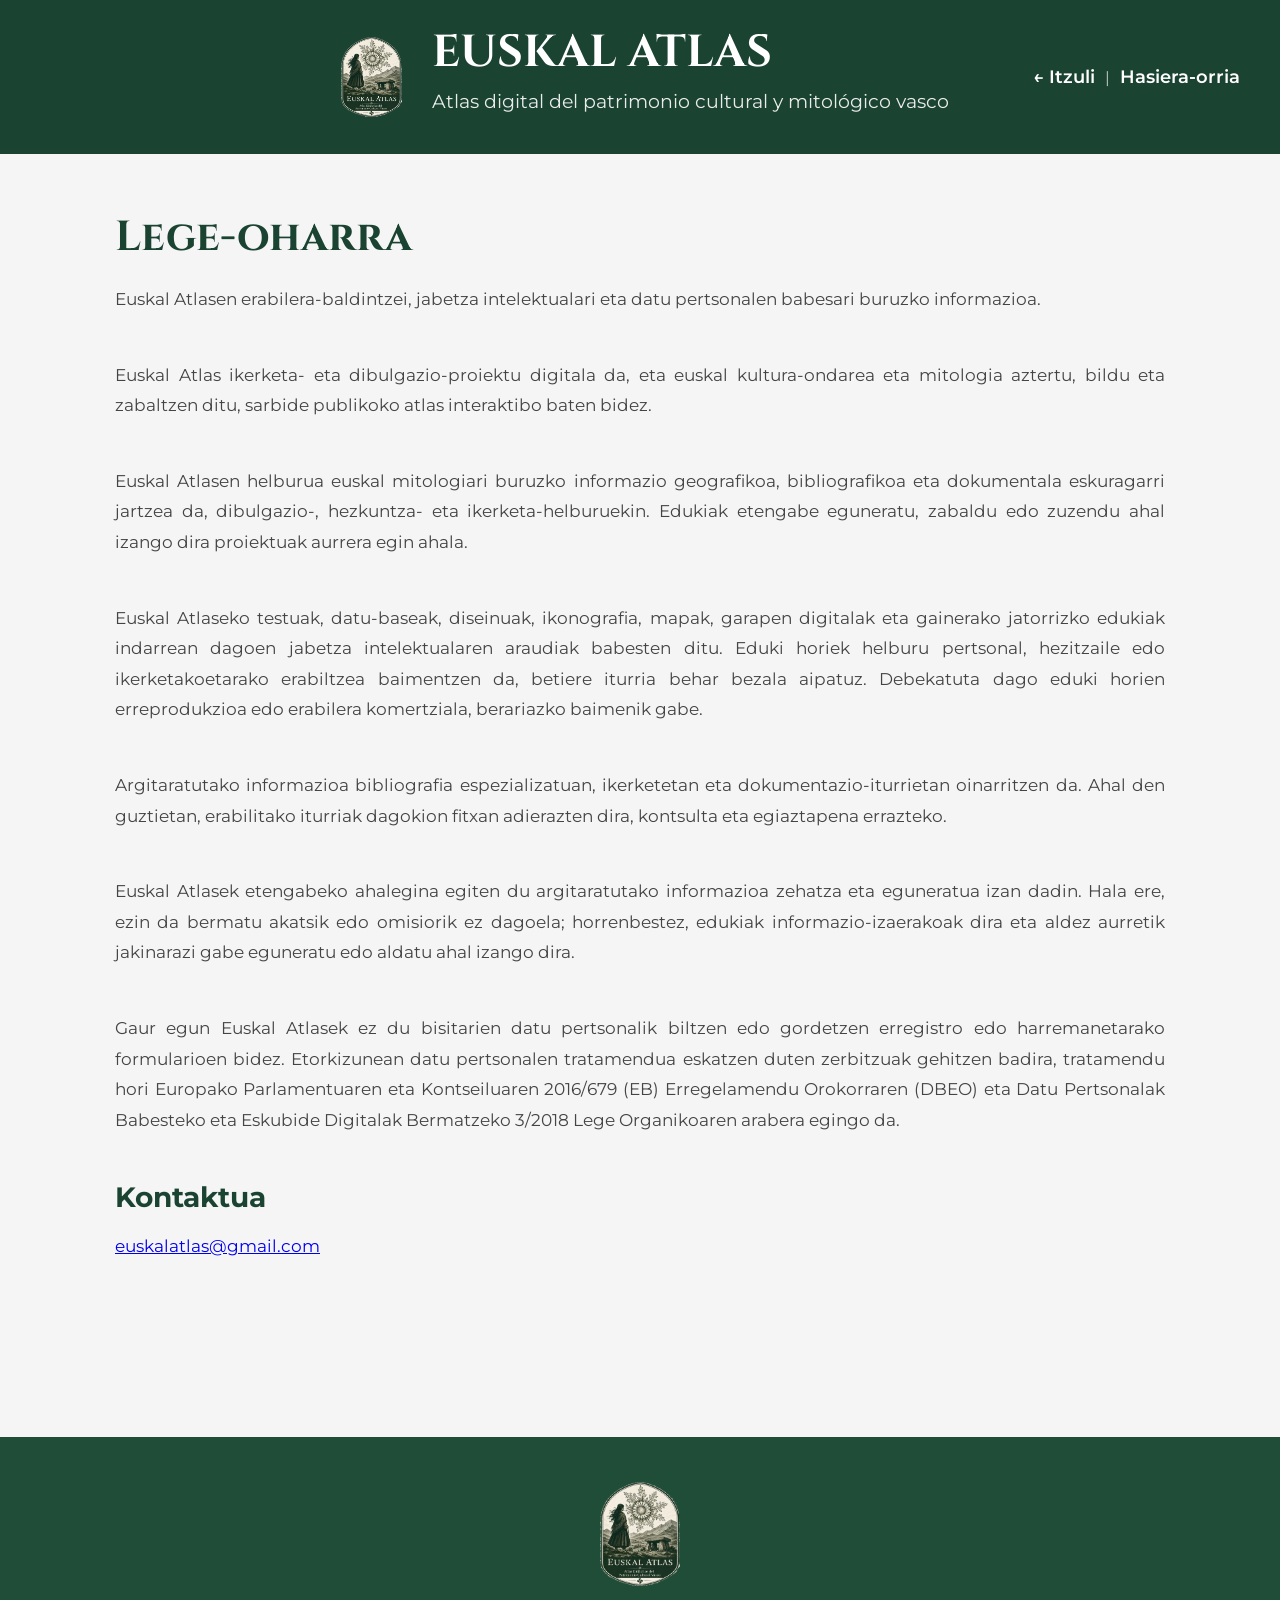
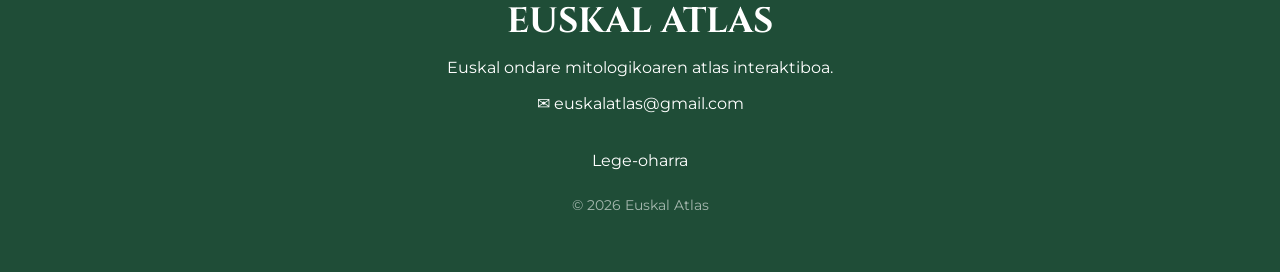
<file: avisolegal.html>
<!DOCTYPE html>
<html lang="es">

<head>

    <meta charset="UTF-8">
    <meta name="viewport" content="width=device-width, initial-scale=1.0">

    <title>Euskal Atlas | Aviso legal</title>
    <link rel="preconnect" href="https://fonts.googleapis.com">
    <link rel="preconnect" href="https://fonts.gstatic.com" crossorigin>
    <link href="https://fonts.googleapis.com/css2?family=Cinzel:wght@600;700&display=swap" rel="stylesheet">
    <link rel="stylesheet" href="css/avisolegal.css">
    <link rel="preconnect" href="https://fonts.googleapis.com">
    <link rel="preconnect" href="https://fonts.gstatic.com" crossorigin>

    <link href="https://fonts.googleapis.com/css2?family=Montserrat:wght@400;500;600;700&display=swap" rel="stylesheet">
    <!-- Google tag (gtag.js) --> <script async src="https://www.googletagmanager.com/gtag/js?id=G-YXFT0LE5D5"></script> <script> window.dataLayer = window.dataLayer || []; function gtag(){dataLayer.push(arguments);} gtag('js', new Date()); gtag('config', 'G-YXFT0LE5D5'); </script>

</head>
<script src="js/idioma.js"></script>
<script src="js/avisolegal.js"></script>
<body>
    <header>

    <div class="cabecera">

        <div class="izquierda">

            <img src="imagenes/logo.webp"
                 class="logo"
                 alt="Euskal Atlas">

            <div class="titulo">
                
                <h1>EUSKAL ATLAS</h1>

                <p data-i18n="subtituloAtlas">
                    Atlas digital del patrimonio cultural y mitológico vasco
                </p>

            </div>

        </div>

        <div class="volver">

            <a class="volver-atras"
            href="#"
            data-i18n="volver">

                ← Volver

            </a>

            <span>|</span>

            <a class="volver-mapa"
            href="index.html"
            data-i18n="volverMapa">

                Volver al mapa

            </a>

        </div>
        

    </div>

    </header>

        <main class="contenido">

    <section class="bloque">

        <h2 data-i18n="avisoLegal">
            Aviso legal
        </h2>

        <p data-i18n="legalIntro"></p>

    </section>

    <section class="bloque">

        <h3 data-i18n="titularWeb"></h3>

        <p data-i18n="titularWebTexto"></p>

    </section>

    <section class="bloque">

        <h3 data-i18n="finalidad"></h3>

        <p data-i18n="finalidadTexto"></p>

    </section>

    <section class="bloque">

        <h3 data-i18n="propiedadIntelectual"></h3>

        <p data-i18n="propiedadTexto"></p>

    </section>

    <section class="bloque">

        <h3 data-i18n="fuentes"></h3>

        <p data-i18n="fuentesTexto"></p>

    </section>

    <section class="bloque">

        <h3 data-i18n="responsabilidad"></h3>

        <p data-i18n="responsabilidadTexto"></p>

    </section>

    <section class="bloque">

        <h3 data-i18n="proteccionDatos"></h3>

        <p data-i18n="proteccionDatosTexto"></p>

    </section>

    <section class="bloque">

        <h3 data-i18n="contacto"></h3>

        <p>

            <a href="mailto:euskalatlas@gmail.com">
                euskalatlas@gmail.com
            </a>

        </p>

    </section>

</main>

    <footer>

        <div class="footerContenido">
            <img src="imagenes/logo.webp"
            class="footerLogo"
            alt="Euskal Atlas"> 
            <h3>EUSKAL ATLAS</h3>

            <p data-i18n="footerDescripcion">
                Atlas interactivo del patrimonio mitológico vasco.
            </p>

            <p>
                ✉
                <a href="mailto:euskalatlas@gmail.com">
                    euskalatlas@gmail.com
                </a>
            </p>

            <nav class="footerLinks">

                <a href="avisolegal.html" data-i18n="avisoLegal">
                    Aviso legal
                </a>

               
            </nav>

            <p class="copyright">
                © 2026 Euskal Atlas
            </p>

        </div>

    </footer>
</body>

</html>
</file>
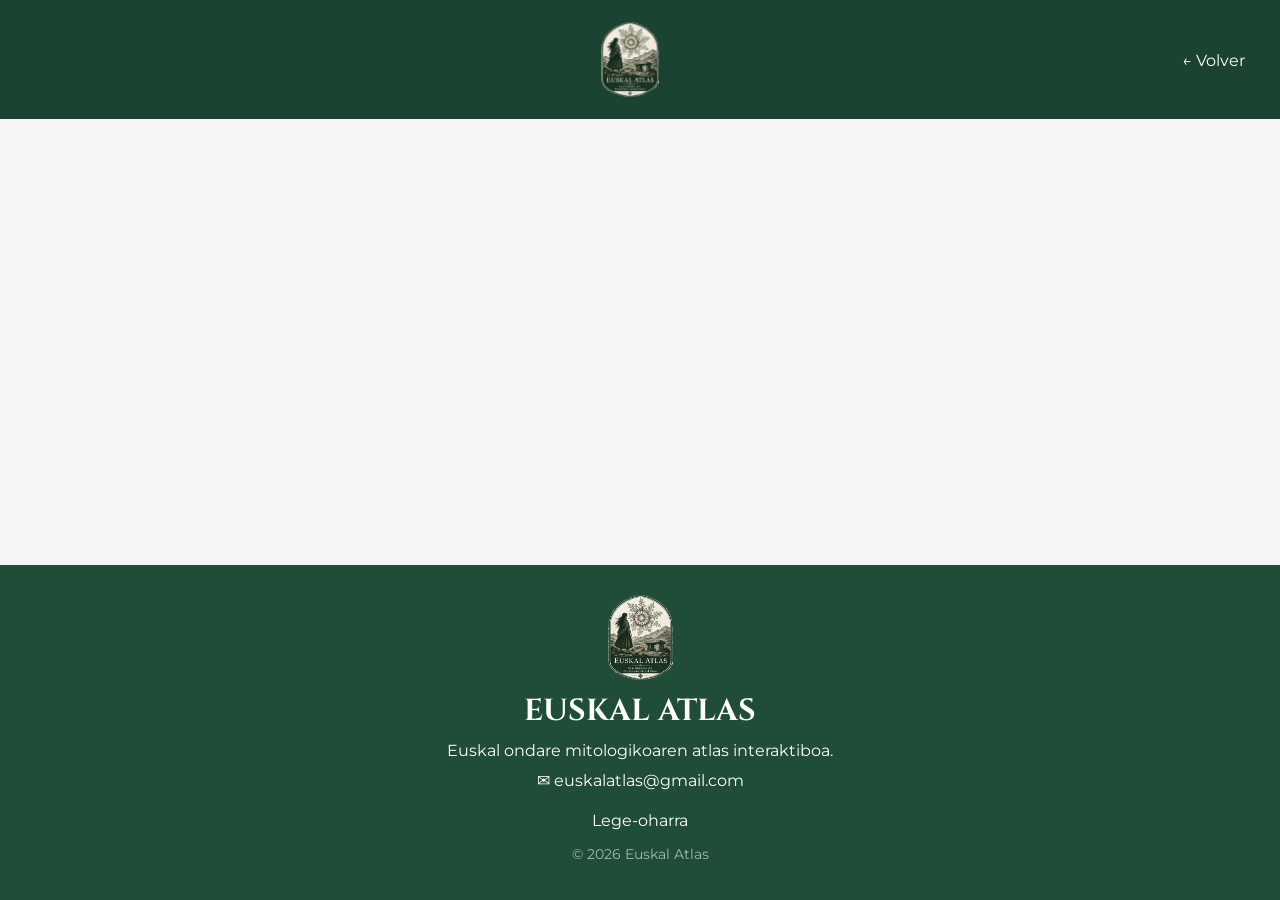
<file: municipio.html>
<!DOCTYPE html>
<html lang="es">

<head>

    <meta charset="UTF-8">
    <meta name="description" content="">
    <meta name="viewport" content="width=device-width, initial-scale=1.0">

    <title>Municipio</title>
    <link rel="preconnect" href="https://fonts.googleapis.com">
    <link rel="preconnect" href="https://fonts.gstatic.com" crossorigin>
    <link href="https://fonts.googleapis.com/css2?family=Cinzel:wght@600;700&display=swap" rel="stylesheet">
    <link rel="stylesheet" href="css/municipio.css">
    <link rel="preconnect" href="https://fonts.googleapis.com">
    <link rel="preconnect" href="https://fonts.gstatic.com" crossorigin>

    <link href="https://fonts.googleapis.com/css2?family=Montserrat:wght@400;500;600;700&display=swap" rel="stylesheet">
    <!-- Google tag (gtag.js) --> <script async src="https://www.googletagmanager.com/gtag/js?id=G-YXFT0LE5D5"></script> <script> window.dataLayer = window.dataLayer || []; function gtag(){dataLayer.push(arguments);} gtag('js', new Date()); gtag('config', 'G-YXFT0LE5D5'); </script>

    <script id="schema-jsonld" type="application/ld+json"></script>

</head>

<body>
    <header>

    <div class="cabecera">

        <div class="izquierda">

            <img src="imagenes/logo.webp"
                 class="logo"
                 alt="Euskal Atlas">

            <div class="titulo">
                
                <h1 id="tituloCabecera"></h1>

                <p id="subtituloCabecera"></p>

            </div>

        </div>

        <div class="volver">

            <a class="volver-atras"
            href="#"
            data-i18n="volver">

                ← Volver

            </a>

            <span>|</span>

            <a class="volver-mapa"
            href="index.html"
            data-i18n="volverMapa">

                Volver al mapa

            </a>

        </div>
        

    </div>

    </header>

        <main id="contenido" tabindex="-1"></main>

        <script src="js/datos.js"></script>
        <script src="js/idioma.js"></script>
        <script src="js/municipio.js"></script>
        <script src="js/accesibilidad.js"></script>
        
    <footer>

        <div class="footerContenido">
            <img src="imagenes/logo.webp"
            class="footerLogo"
            alt="Euskal Atlas"> 
            <h3>EUSKAL ATLAS</h3>

            <p data-i18n="footerDescripcion">
                Atlas interactivo del patrimonio mitológico vasco.
            </p>

            <p>
                ✉
                <a href="mailto:euskalatlas@gmail.com">
                    euskalatlas@gmail.com
                </a>
            </p>

            <nav class="footerLinks">

                <a href="avisolegal.html" data-i18n="avisoLegal">
                    Aviso legal
                </a>

            

            </nav>

            <p class="copyright">
                © 2026 Euskal Atlas
            </p>

        </div>

    </footer>
</body>

</html>
</file>
<file: css/avisolegal.css>
html{
    height:100%;
}

body{
    min-height:100vh;

    display:flex;
    flex-direction:column;

    margin:0;
    font-family:"Montserrat",Arial, sans-serif;
    background:#f5f5f5;
}

.contenido{

    flex:1;

    max-width:1100px;
    width:100%;

    margin:20px auto 50px auto;
    padding:0 25px;

    box-sizing:border-box;

}

.bloque{

    margin-bottom:45px;

}

.bloque h2{

    color:#1b4332;

    font-size:42px;

    margin-bottom:18px;

    font-family:"Cinzel",serif;

}

.bloque h3{

    color:#1b4332;

    font-size:28px;

    margin-bottom:14px;

}

.bloque p{

    color:#444;

    line-height:1.8;

    font-size:17px;

    text-align:justify;

}


.bloque h4{

    margin-top:30px;
    margin-bottom:15px;

    color:#1b4332;

    font-size:22px;

}


@media (max-width:900px){

    .informacion{

        grid-template-columns:1fr;

    }

}
/* ===========================
   CABECERA
=========================== */

header{

    background:#1b4332;
    color:white;

    padding:22px 35px;

}

.cabecera{

        position:relative;

    max-width:1200px;

    margin:0 auto;

    display:flex;

    justify-content:center;

    align-items:center;

}

.izquierda{

    display:flex;

    align-items:center;

    gap:20px;

}

.logo{

    width:80px;

    height:80px;

    object-fit:contain;

}

.titulo h1{

    margin:0;

    font-family:"Cinzel", serif;

    font-size:2.8rem;

}

.titulo p{

    margin-top:6px;

    font-size:1.2rem;

    opacity:.9;

}

.volver{

    position:absolute;

    right:0;

    top:50%;

    transform:translateY(-50%);

    display:flex;

    align-items:center;

    gap:10px;

}

.volver a{

    color:white;

    text-decoration:none;

    font-size:18px;

    font-weight:600;

}

.volver a:hover{

    text-decoration:underline;

}

.volver span{

    color:rgba(255,255,255,.7);

}
footer{

    margin-top:80px;

    background:#1f4d37;

    color:white;

    padding:45px 20px;

}

.footerContenido{

    max-width:1100px;

    margin:auto;

    text-align:center;

}

.footerContenido h3{

    font-size:2.2rem;

    margin-bottom:10px;

    font-family:'Cinzel',serif;

    margin-top:0;

}

.footerContenido p{

    margin:10px 0;

    line-height:1.6;

}

.footerContenido a{

    color:white;

    text-decoration:none;

    transition:.25s;

}

.footerContenido a:hover{

    color:#d8c17a;

}

.footerLinks{

    display:flex;

    justify-content:center;

    gap:28px;

    flex-wrap:wrap;

    margin:35px 0 25px;

}

.copyright{

    opacity:.6;

    font-size:.85rem;

}
.footerLogo{

    width:80px;

    margin-bottom:8px;

}


@media (max-width:768px){

    header{
        padding:18px;
    }

    .cabecera{
        flex-direction:column;
        text-align:center;
        gap:15px;
    }

    .izquierda{
        flex-direction:column;
        gap:12px;
    }

    .logo{
        width:65px;
        height:65px;
    }

    .titulo h1{
        font-size:1.8rem;
        line-height:1.2;
        word-break:break-word;
    }

    .titulo p{
        font-size:1rem;
    }

    .volver{
    position:static;
    transform:none;

    justify-content:center;
    flex-wrap:wrap;

    margin-top:8px;
    }

    .contenido{
        display:block;
    
    }
    .columnaDerecha{
        margin-top:35px;
    }



}

#contenido{

    flex:1;

}
</file>
<file: css/municipio.css>
html{
    height:100%;
}

body{
    min-height:100vh;

    display:flex;
    flex-direction:column;

    margin:0;
    font-family:"Montserrat",Arial, sans-serif;
    background:#f5f5f5;
}

header{

    background:#1b4332;
    color:white;

    padding:22px 35px;

}

.cabecera{

        position:relative;

    max-width:1200px;

    margin:0 auto;

    display:flex;

    justify-content:center;

    align-items:center;

}

.izquierda{

    display:flex;

    align-items:center;

    gap:20px;

}

.titulo h1{

    margin:0;

    font-family:"Cinzel", serif;

    font-size:2.8rem;

}

.titulo p{

    margin-top:6px;

    font-size:1.2rem;

    opacity:.9;

}

.volver{

    position:absolute;

    right:0;

    top:50%;

    transform:translateY(-50%);

    display:flex;

    align-items:center;

    gap:10px;

}

.volver a{

    color:white;

    text-decoration:none;

    font-size:18px;

    font-weight:600;

}

.volver a:hover{

    text-decoration:underline;

}

.volver span{

    color:rgba(255,255,255,.7);

}
.titulo{

    display:flex;

    flex-direction:column;

}

.titulo h1{

    margin:0;

    font-family:"Cinzel", serif;

    font-size:2.5rem;

}

.titulo p{

    margin-top:6px;

    font-size:1rem;

}
.contenido{

    flex:1;

    max-width:1280px;
    width:100%;

    margin:20px auto 50px auto;
    padding:0 25px;

    box-sizing:border-box;

}

.resumen{

    display:flex;
    justify-content:center;
    gap:20px;
    flex-wrap:wrap;

}

.tarjeta{

    display:flex;

    align-items:center;

    justify-content:center;

    gap:16px;

    width:220px;

    padding:18px;

    background:white;

    border-radius:14px;

    box-shadow:0 4px 12px rgba(0,0,0,.08);

}

.icono-tarjeta{

    width:46px;

    height:46px;

    object-fit:contain;

    flex-shrink:0;

}

.tarjeta img{

    width:60px;
    height:60px;

}

.numero{

    font-size:1.5rem;

    line-height:1;

    color:#1b4332;

    font-weight:600;

}

.texto{

    margin-top:5px;

    font-size:1rem;

    color:#666;

}

.bloque{

    margin-top:18px;

}

.bloque h3{

    color:#1b4332;

    font-size:20px;

    margin-bottom:25px;

    border-bottom:3px solid #1b4332;

    padding-bottom:10px;

}

.lista-numenes{

    display:flex;

    flex-wrap:wrap;

    gap:15px;

}

.numen{

    text-decoration:none;

    background:#edf7f1;

    color:#1b4332;

    border:1px solid #d5eadf;

    padding:8px 15px;

    border-radius:18px;

    font-size:15px;

    font-weight:600;

    transition:.2s;

}

.numen:hover{

    background:#1b4332;

    color:white;

    border-color:#1b4332;

    transform:translateY(-2px);

}


.bibliografia{

    padding-left:25px;

}

.bibliografia li{

    margin-bottom:10px;

    font-size:17px;

    line-height:1.5;

}

/* ===========================
   CABECERA
=========================== */

.cabecera{

    display:flex;

    align-items:center;

    justify-content:center;

    gap:18px;

    max-width:1280px;

    margin:auto;

}

.logo{

    width:75px;

    height:75px;

    object-fit:contain;

    display:block;

}

.titulo h1{

    margin:0;

}

.titulo p{

    margin-top:4px;

}
footer{

    margin-top:60px;

    background:#1f4d37;

    color:white;

    padding:30px 20px;

}

.footerContenido{

    max-width:1280px;

    margin:auto;

    text-align:center;

}

.footerContenido h3{

    font-size:1.9rem;

    margin:0 0 8px;

    font-family:'Cinzel',serif;

}

.footerContenido p{

    margin:6px 0;

    line-height:1.5;

}

.footerContenido a{

    color:white;

    text-decoration:none;

    transition:.25s;

}

.footerContenido a:hover{

    color:#d8c17a;

}

.footerLinks{

    display:flex;

    justify-content:center;

    gap:22px;

    flex-wrap:wrap;

    margin:18px 0 14px;

}

.copyright{

    opacity:.6;

    font-size:.85rem;

    margin-top:14px;

}

.footerLogo{

    width:65px;

    margin-bottom:6px;

}

.lista-numenes{

    display:flex;

    flex-wrap:wrap;

    gap:10px;

    margin-bottom:22px;

}

.lista-numenes h4{

    width:100%;

}

.categoria-numenes{

    margin-top:25px;

}

.categoria-numenes h4{

    margin:0 0 12px 0;

    padding-bottom:6px;

    border-bottom:2px solid #e8e8e8;

    font-size:16px;

    color:#1b4332;

    text-transform:uppercase;

    letter-spacing:.5px;

    text-align: justify;

}
.informacion{

    display:grid;

    grid-template-columns:2fr 1fr;

    gap:40px;

    align-items:start;

}

.sin-datos{

    background:#f8fbf9;

    border:1px solid #d6e8dd;

    border-left:5px solid #1b4332;

    padding:20px;

    border-radius:10px;

    margin-bottom:25px;

}

.sin-datos h3{

    margin-top:0;

    color:#1b4332;

}

.sin-datos p{

    margin-bottom:10px;

    line-height:1.6;

}
#contenido{

    flex:1;

}
.titulo-municipio{

    display:flex;

    align-items:center;

    gap:18px;

    margin-bottom:20px;

}

.icono-titulo{

    width:56px;

    height:56px;

    border-radius:50%;

    background:#f5f5ef;

    padding:10px;

    object-fit:contain;

    flex-shrink:0;

}


#accionesCabecera{

    position:absolute;

    top:18px;

    right:25px;

    display:flex;

    flex-direction:column;

    align-items:flex-end;

    gap:8px;

}

#botonesAccesibilidad{
    display:flex;
    gap:10px;
    justify-content: center;
}

.accesibilidad{

    width:30px;
    height:24px;

    border:1px solid transparent;

    background:transparent;

    color:#d4af37;

    cursor:pointer;

    font-size:14px;

    border-radius:4px;

    transition:.2s;

}

.accesibilidad.activo{

    border:1px solid #d4af37;

    background:#d4af37;

    color:#1b4332;

}

.accesibilidad:hover{

    border:1px solid #d4af37;

    background:rgba(212,175,55,.15);

}
/* ===========================
   MODO ALTO CONTRASTE
=========================== */

body.alto-contraste{

    background:#fff;
    color:#000;

}

body.alto-contraste header{

    background:#102b20;

}

body.alto-contraste header h1,
body.alto-contraste header p,
body.alto-contraste .volver a{

    color:#fff;

}

body.alto-contraste .tarjeta{

    border:2px solid #000;
    box-shadow:0 4px 12px rgba(0,0,0,.25);

}

body.alto-contraste .sin-datos{

    background:#fff;
    border:2px solid #000;
    border-left:6px solid #000;

}

body.alto-contraste .categoria-numenes h4{

    color:#000;
    border-bottom:2px solid #000;

}

body.alto-contraste .numen{

    background:#fff;
    color:#000;
    border:2px solid #000;

}

body.alto-contraste .numen:hover{

    background:#000;
    color:#fff;

}

body.alto-contraste button:focus,
body.alto-contraste a:focus{

    outline:4px solid #ffbf47;
    outline-offset:4px;

}

@media (max-width:900px){

    .contenido{

    padding:0 14px;
    margin:10px auto 30px;

    }

    .informacion{

        display:flex;
        flex-direction:column;
        gap:30px;

    }

    .bloque{

        width:100%;

    }

    .resumen{

    display:grid;
    grid-template-columns:repeat(2, minmax(0, 1fr));
    gap:12px;

    width:100%;
    max-width:400px;

    margin:0 auto;

    }


}

@media (max-width:768px){

    /* CABECERA */

    header{

        padding:18px;

    }

    .cabecera{

        flex-direction:column;
        text-align:center;
        gap:14px;

    }

    .izquierda{

        flex-direction:column;
        gap:12px;

    }

    .logo{

        width:65px;
        height:65px;

    }

    .titulo{

        align-items:center;

    }

    .titulo h1{

        font-size:2rem;
        line-height:1.15;

    }

    .titulo p{

        font-size:1rem;
        text-align:center;

    }

    .volver{

        position:static;
        transform:none;

        justify-content:center;
        flex-wrap:wrap;

        margin-top:10px;

    }

    /* CONTENIDO */

    .contenido{

        padding:0 14px;
        margin:10px auto 30px;

    }

    .informacion{

        display:flex;
        flex-direction:column;
        gap:28px;

    }

    /* TARJETAS */

    .resumen{

        display:grid;
        grid-template-columns:repeat(2,minmax(0,1fr));

        gap:12px;

    }

    .tarjeta{

        width:100%;
        max-width:150px;
        /*min-height: 110px;*/

        padding:16px;

    }

    .icono-tarjeta{

        width:40px;
        height:40px;

    }

    .numero{

        font-size:2rem;

    }

    .texto{

        font-size:15px;

    }

    /* TÍTULOS */

    .bloque h3{

        font-size:32px;

    }

    .categoria-numenes h4{

        font-size:20px;
        text-align: left;

    }

    /* LISTA DE NÚMENES */

    .lista-numenes{

        gap:10px;

    }

    .numen{

        font-size:15px;

    }

    /* BIBLIOGRAFÍA */

    .bibliografia li{

        font-size:17px;

    }

}
/* ===========================
   TEXTO GRANDE — A+
=========================== */

body.texto-grande{
    font-size:112.5%;
}


/* CABECERA */

body.texto-grande .titulo h1{
    font-size:3.2rem;
    line-height:1.1;
}

body.texto-grande .titulo p{
    font-size:1.25rem;
}


/* BOTONES DE ACCESIBILIDAD */

body.texto-grande .accesibilidad{
    width:48px;
    height:40px;
    font-size:30px;
}


/* TARJETAS DE RESUMEN */

body.texto-grande .numero{
    font-size:2rem;
}

body.texto-grande .texto{
    font-size:1.15rem;
    line-height:1.3;
}

body.texto-grande .icono-tarjeta{
    width:56px;
    height:56px;
}

body.texto-grande .tarjeta{
    padding:24px;
}


/* TÍTULOS DE LOS BLOQUES */

body.texto-grande .bloque h3{
    font-size:28px;
    line-height:1.2;
}

body.texto-grande .categoria-numenes h4{
    font-size:18px;
    line-height:1.3;
}


/* SERES MITOLÓGICOS */

body.texto-grande .numen{
    font-size:17px;
}


/* BIBLIOGRAFÍA */

body.texto-grande .bibliografia li{
    font-size:19px;
}


/* MENSAJE SIN DATOS */

body.texto-grande .sin-datos p{
    font-size:1.15rem;
    line-height:1.8;
}


/* PIE DE PÁGINA */

body.texto-grande .footerContenido h3{
    font-size:2.3rem;
}

body.texto-grande .footerContenido p{
    font-size:18px;
}

body.texto-grande .footerContenido a{
    font-size:18px;
}
body.texto-grande .bloque > p{
    font-size:1.5rem;
    line-height:1.6;
}

body.texto-grande .numen{
    font-size:30px;
    padding:10px 18px;
}
/* ===========================
   AJUSTES A+ — TEXTOS ADICIONALES
=========================== */

body.texto-grande .volver a{
    font-size:25px;
}

body.texto-grande .bibliografia li{
    font-size:25px;
    line-height:1.6;
}
</file>
